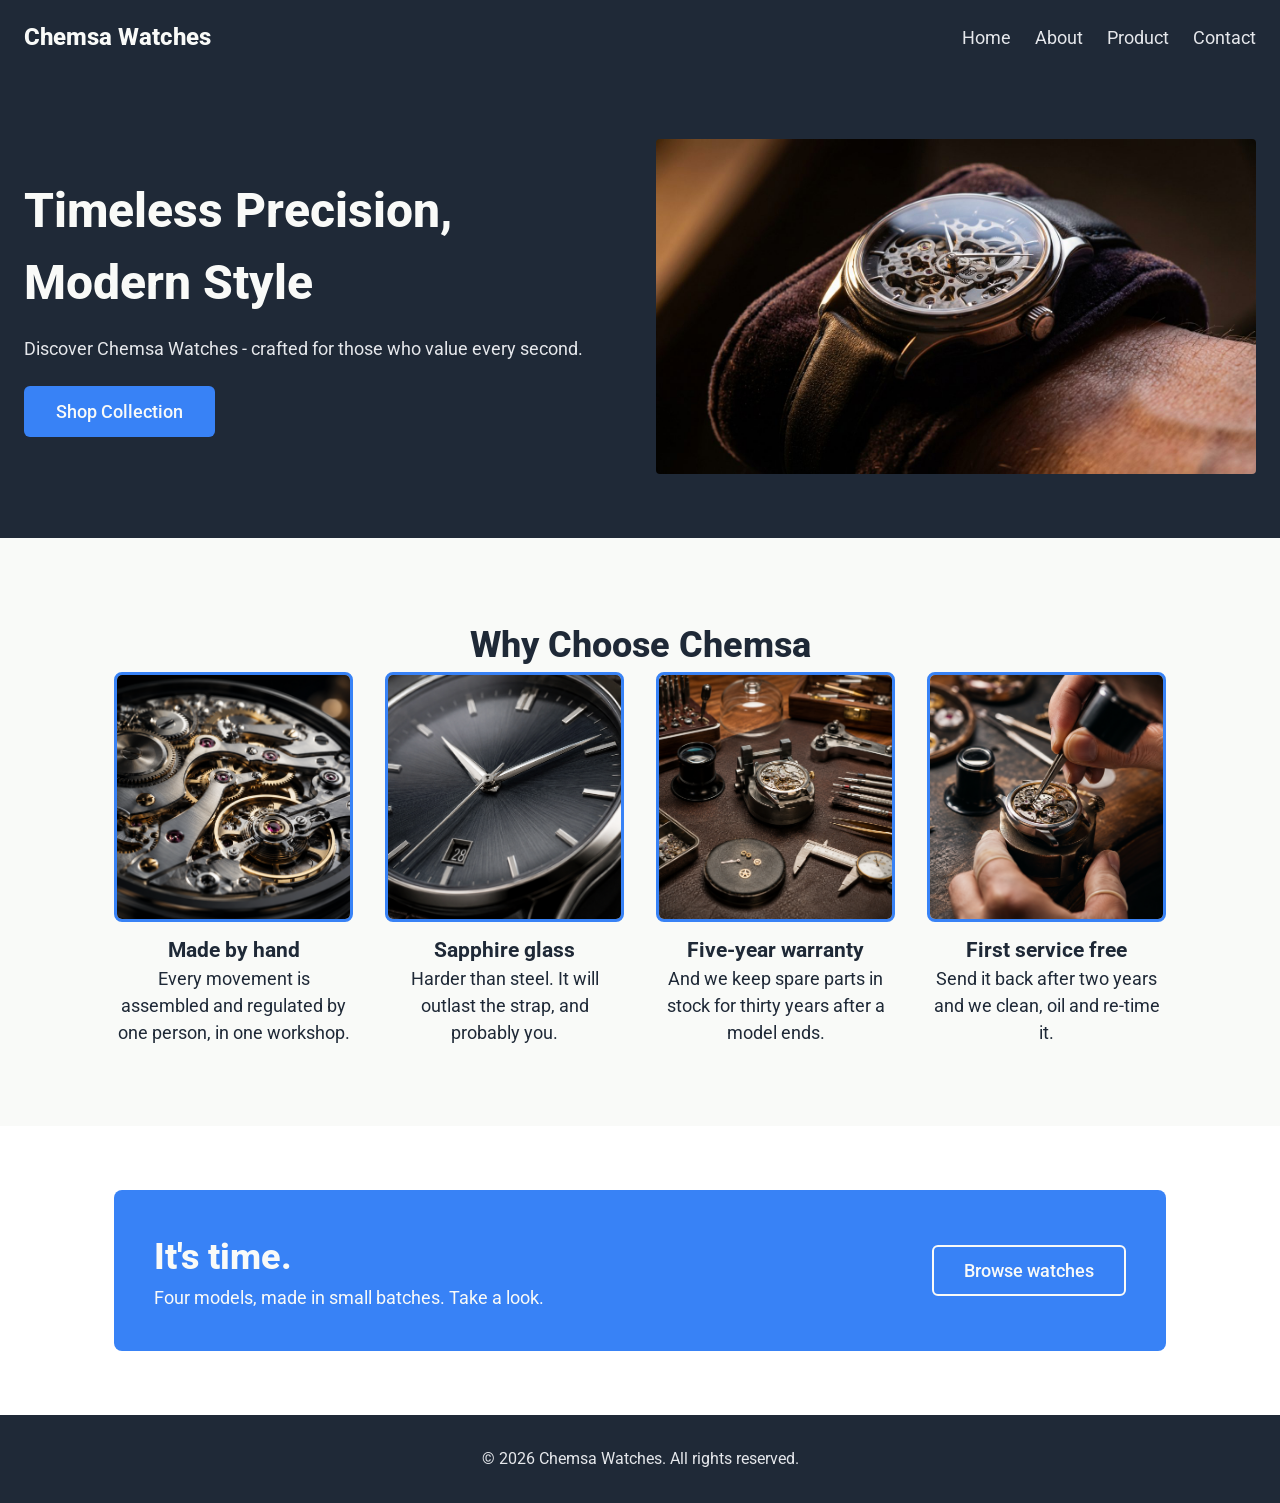
<file: index.html>
<!DOCTYPE html>
<html lang="en">
<head>
    <meta charset="UTF-8">
    <meta name="viewport" content="width=device-width, initial-scale=1.0">
    <link rel="preconnect" href="https://fonts.googleapis.com">
    <link rel="preconnect" href="https://fonts.gstatic.com" crossorigin>
    <link href="https://fonts.googleapis.com/css2?family=Roboto:ital,wght@0,100..900;1,100..900&display=swap" rel="stylesheet">

    <link rel="stylesheet" href="css/base.css">
    <link rel="stylesheet" href="css/index.css">
    <title>Chemsa Watches - Home</title>
</head>
<body>

    <header>
        <div class="header-inner">
            <h1 class="logo">Chemsa Watches</h1>

            <input type="checkbox" id="menu-toggle" class="menu-toggle">
            <label for="menu-toggle" class="burger">
                <span></span>
                <span></span>
                <span></span>
            </label>

            <nav>
                <ul>
                    <li><a href="index.html">Home</a></li>
                    <li><a href="about.html">About</a></li>
                    <li><a href="product.html">Product</a></li>
                    <li><a href="contact.html">Contact</a></li>
                </ul>
            </nav>
        </div>
    </header>

    <main>
        <section class="hero">
            <div class="hero-inner">
                <div class="hero-text">
                    <h2>Timeless Precision, Modern Style</h2>
                    <p class="subtext">Discover Chemsa Watches - crafted for those who value every second.</p>
                    <a href="product.html" class="btn">Shop Collection</a>
                </div>
                <div class="hero-image">
                    <img src="images/hero-watch.jpg" alt="Chemsa Watches signature timepiece">
                </div>
            </div>
        </section>

        <section class="features">
            <div class="container">

                <h2>Why Choose Chemsa</h2>

                <div class="feature-list">

                    <article class="feature-card">
                        <img src="images/movement.png" alt="Watch movement with visible gears">
                        <h3>Made by hand</h3>
                        <p>Every movement is assembled and regulated by one person, in one workshop.</p>
                    </article>

                    <article class="feature-card">
                        <img src="images/close-up.png" alt="Close-up of a watch face">
                        <h3>Sapphire glass</h3>
                        <p>Harder than steel. It will outlast the strap, and probably you.</p>
                    </article>

                    <article class="feature-card">
                        <img src="images/tools.png" alt="Watchmaker's tools on a bench">
                        <h3>Five-year warranty</h3>
                        <p>And we keep spare parts in stock for thirty years after a model ends.</p>
                    </article>

                    <article class="feature-card">
                        <img src="images/service.png" alt="A watch being serviced">
                        <h3>First service free</h3>
                        <p>Send it back after two years and we clean, oil and re-time it.</p>
                    </article>

                </div>
            </div>
        </section>

        <section class="quote">
            <div></div>
        </section>
        <section class="call-to-action">
            <div class="container">
                <div class="cta-inner">

                    <div class="cta-text">
                        <h2>It's time.</h2>
                        <p>Four models, made in small batches. Take a look.</p>
                    </div>

                    <a href="product.html" class="btn btn-outline">Browse watches</a>

                </div>
            </div>
        </section>
        </main>
        
    <footer>
        <p>&copy; 2026 Chemsa Watches. All rights reserved.</p>
    </footer>
</body>
</html>
</file>
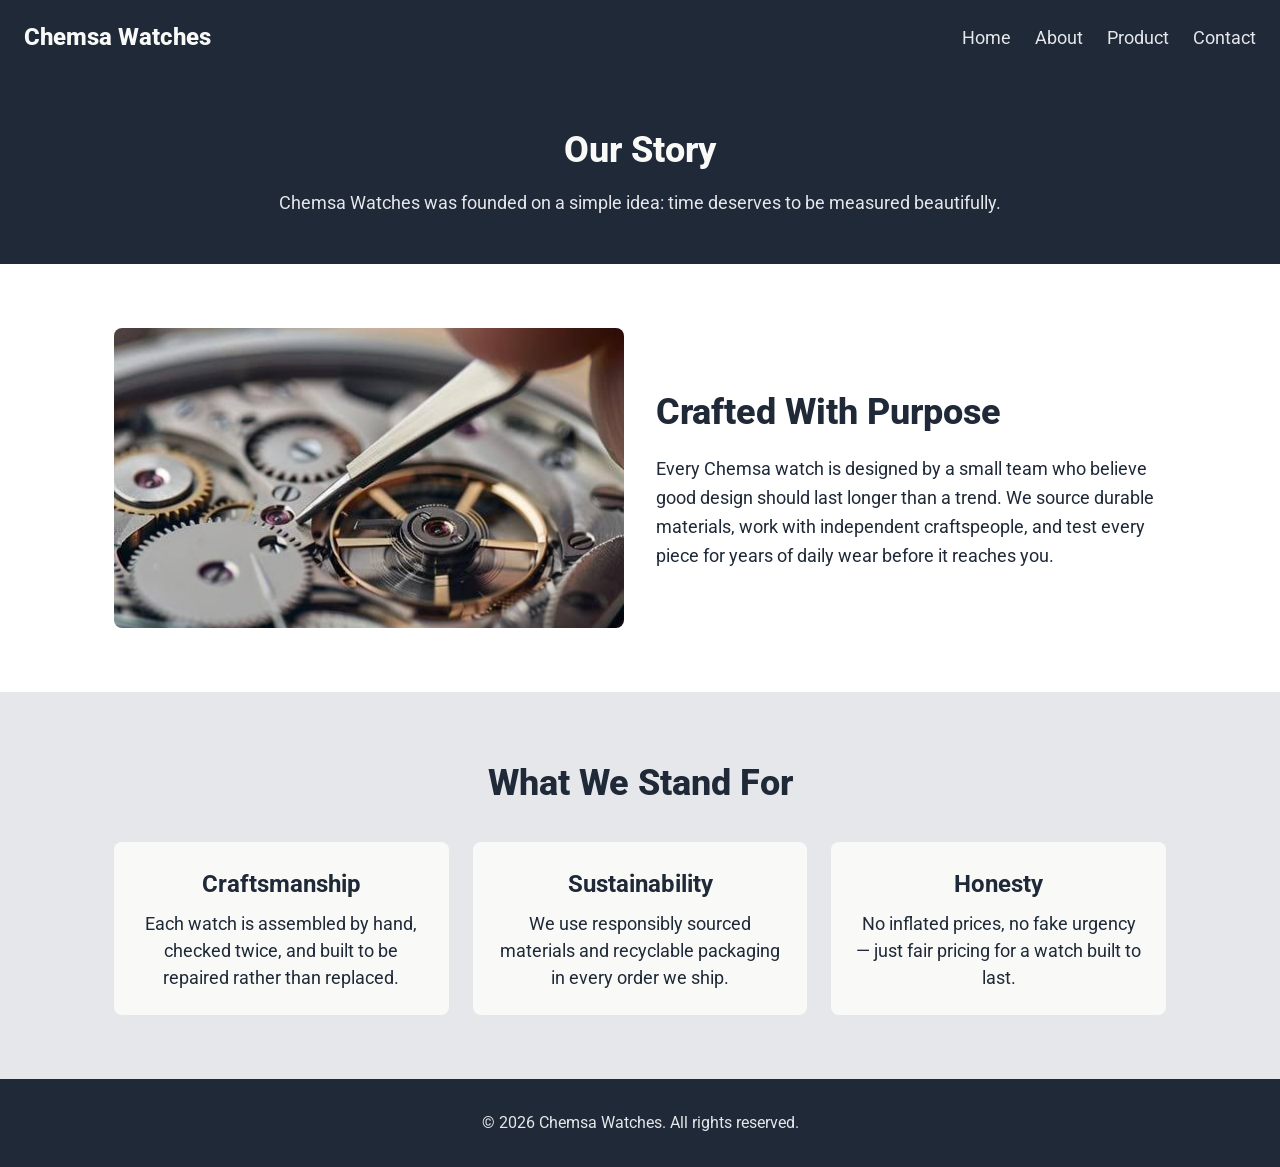
<file: about.html>
<!DOCTYPE html>
<html lang="en">
<head>
    <meta charset="UTF-8">
    <meta name="viewport" content="width=device-width, initial-scale=1.0">
    <link rel="preconnect" href="https://fonts.googleapis.com">
    <link rel="preconnect" href="https://fonts.gstatic.com" crossorigin>
    <link href="https://fonts.googleapis.com/css2?family=Roboto:ital,wght@0,100..900;1,100..900&display=swap" rel="stylesheet">

    <link rel="stylesheet" href="css/base.css">
    <link rel="stylesheet" href="css/about.css">
    <title>Chemsa Watches - About Us</title>
</head>
<body>

    <header>
        <div class="header-inner">
            <h1 class="logo">Chemsa Watches</h1>

            <input type="checkbox" id="menu-toggle" class="menu-toggle">
            <label for="menu-toggle" class="burger">
                <span></span>
                <span></span>
                <span></span>
            </label>

            <nav>
                <ul>
                    <li><a href="index.html">Home</a></li>
                    <li><a href="about.html">About</a></li>
                    <li><a href="product.html">Product</a></li>
                    <li><a href="contact.html">Contact</a></li>
                </ul>
            </nav>
        </div>
    </header>

    <main>
        <section class="page-intro">
            <div class="container">
                <h2>Our Story</h2>
                <p class="subtext">Chemsa Watches was founded on a simple idea: time deserves to be measured beautifully.</p>
            </div>
        </section>

        <section class="mission">
            <div class="container mission-inner">
                <div class="mission-image">
                    <img src="images/about-mission.jpg" alt="Chemsa watchmaker assembling a timepiece">
                </div>
                <div class="mission-text">
                    <h2>Crafted With Purpose</h2>
                    <p>Every Chemsa watch is designed by a small team who believe good design should last longer than a trend. We source durable materials, work with independent craftspeople, and test every piece for years of daily wear before it reaches you.</p>
                </div>
            </div>
        </section>

        <section class="values">
            <div class="container">
                <h2>What We Stand For</h2>
                <div class="values-list">
                    <article>
                        <h3>Craftsmanship</h3>
                        <p>Each watch is assembled by hand, checked twice, and built to be repaired rather than replaced.</p>
                    </article>
                    <article>
                        <h3>Sustainability</h3>
                        <p>We use responsibly sourced materials and recyclable packaging in every order we ship.</p>
                    </article>
                    <article>
                        <h3>Honesty</h3>
                        <p>No inflated prices, no fake urgency — just fair pricing for a watch built to last.</p>
                    </article>
                </div>
            </div>
        </section>
    </main>
        <footer>
        <p>&copy; 2026 Chemsa Watches. All rights reserved.</p>
    </footer>
</body>
</html>
</file>
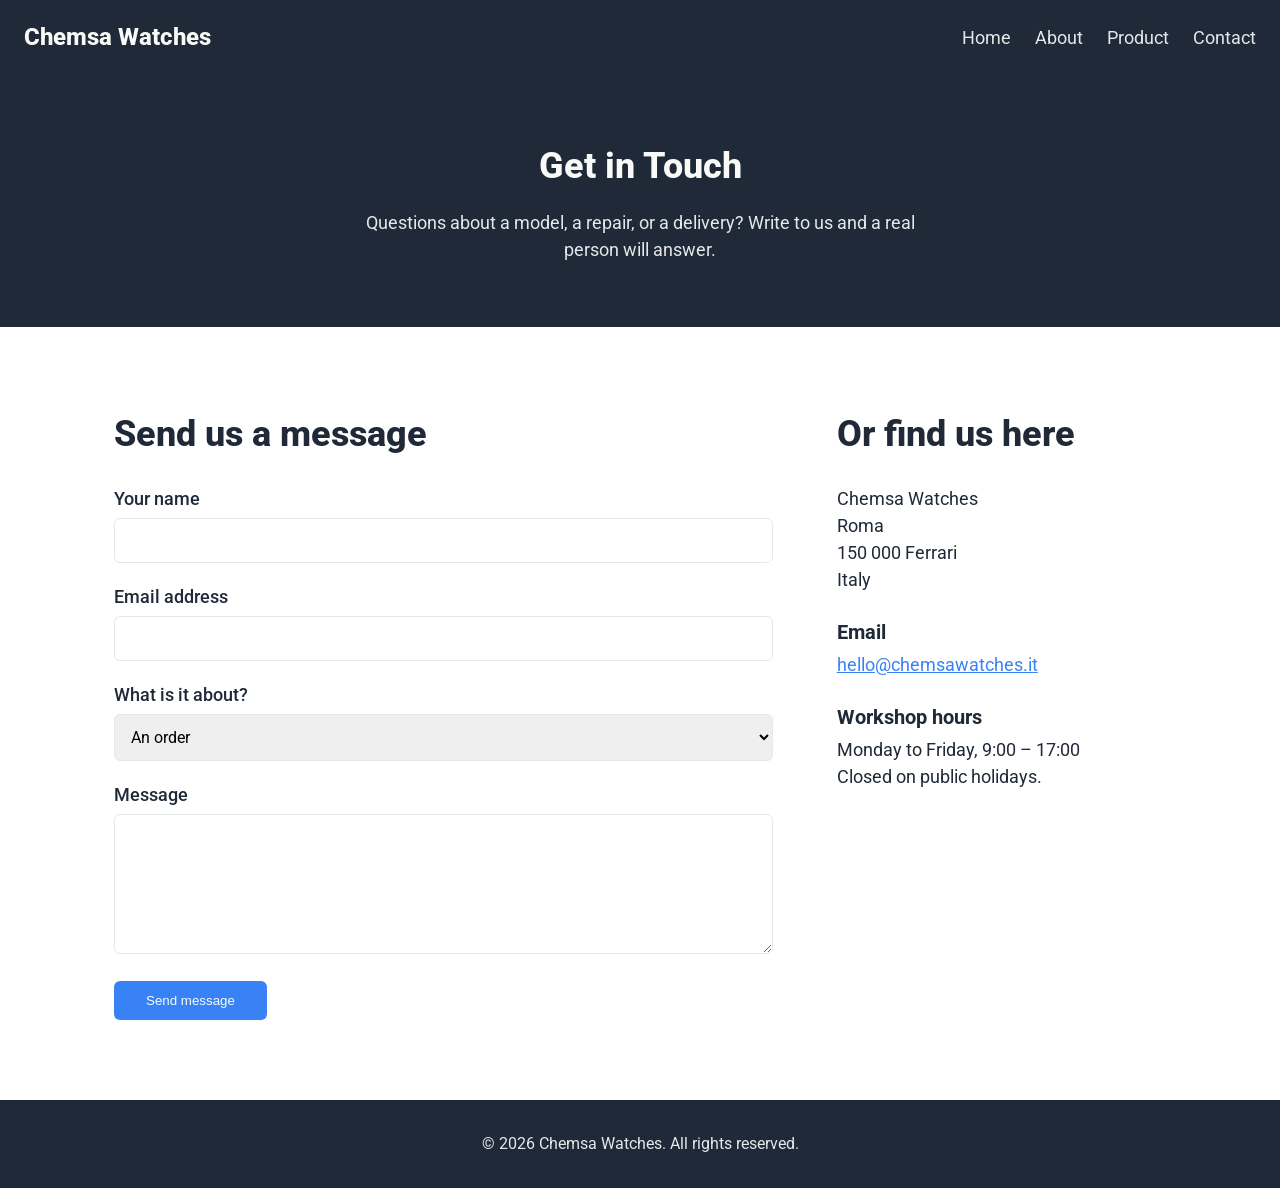
<file: contact.html>
<!DOCTYPE html>
<html lang="en">
<head>
    <meta charset="UTF-8">
    <meta name="viewport" content="width=device-width, initial-scale=1.0">
    <link rel="preconnect" href="https://fonts.googleapis.com">
    <link rel="preconnect" href="https://fonts.gstatic.com" crossorigin>
    <link href="https://fonts.googleapis.com/css2?family=Roboto:ital,wght@0,100..900;1,100..900&amp;display=swap" rel="stylesheet">

    <link rel="stylesheet" href="css/base.css">
    <link rel="stylesheet" href="css/contact.css">
    <title>Chemsa Watches — Contact</title>
</head>
<body>

    <header>
        <div class="header-inner">
            <h1 class="logo">Chemsa Watches</h1>

            <input type="checkbox" id="menu-toggle" class="menu-toggle">
            <label for="menu-toggle" class="burger">
                <span></span>
                <span></span>
                <span></span>
            </label>

            <nav>
                <ul>
                    <li><a href="index.html">Home</a></li>
                    <li><a href="about.html">About</a></li>
                    <li><a href="product.html">Product</a></li>
                    <li><a href="contact.html">Contact</a></li>
                </ul>
            </nav>
        </div>
    </header>

    <main>
        <section class="page-intro">
            <div class="container">
                <h2>Get in Touch</h2>
                <p class="subtext">Questions about a model, a repair, or a delivery? Write to us and a real person will answer.</p>
            </div>
        </section>
        <section class="contact">
            <div class="container contact-inner">

                <div class="contact-form">
                    <h2>Send us a message</h2>

                    <form action="#" method="post">

                        <p class="field">
                            <label for="name">Your name</label>
                            <input type="text" id="name" name="name" required>
                        </p>

                        <p class="field">
                            <label for="email">Email address</label>
                            <input type="email" id="email" name="email" required>
                        </p>

                        <p class="field">
                            <label for="subject">What is it about?</label>
                            <select id="subject" name="subject">
                                <option value="order">An order</option>
                                <option value="repair">A repair or service</option>
                                <option value="other">Something else</option>
                            </select>
                        </p>

                        <p class="field">
                            <label for="message">Message</label>
                            <textarea id="message" name="message" rows="6" required></textarea>
                        </p>

                        <button type="submit" class="btn">Send message</button>

                    </form>
                </div>

                <div class="contact-details">
                    <h2>Or find us here</h2>
                    <address>
                        Chemsa Watches<br>
                        Roma<br>
                        150 000 Ferrari<br>
                        Italy
                    </address>

                    <h3>Email</h3>
                    <p><a href="mailto:hello@chemsawatches.cz">hello@chemsawatches.it</a></p>

                    <h3>Workshop hours</h3>
                    <p>Monday to Friday, 9:00 – 17:00<br>
                       Closed on public holidays.</p>
                </div>

            </div>
        </section>

    </main>

    <footer>
        <p>&copy; 2026 Chemsa Watches. All rights reserved.</p>
    </footer>

</body>
</html>
</file>
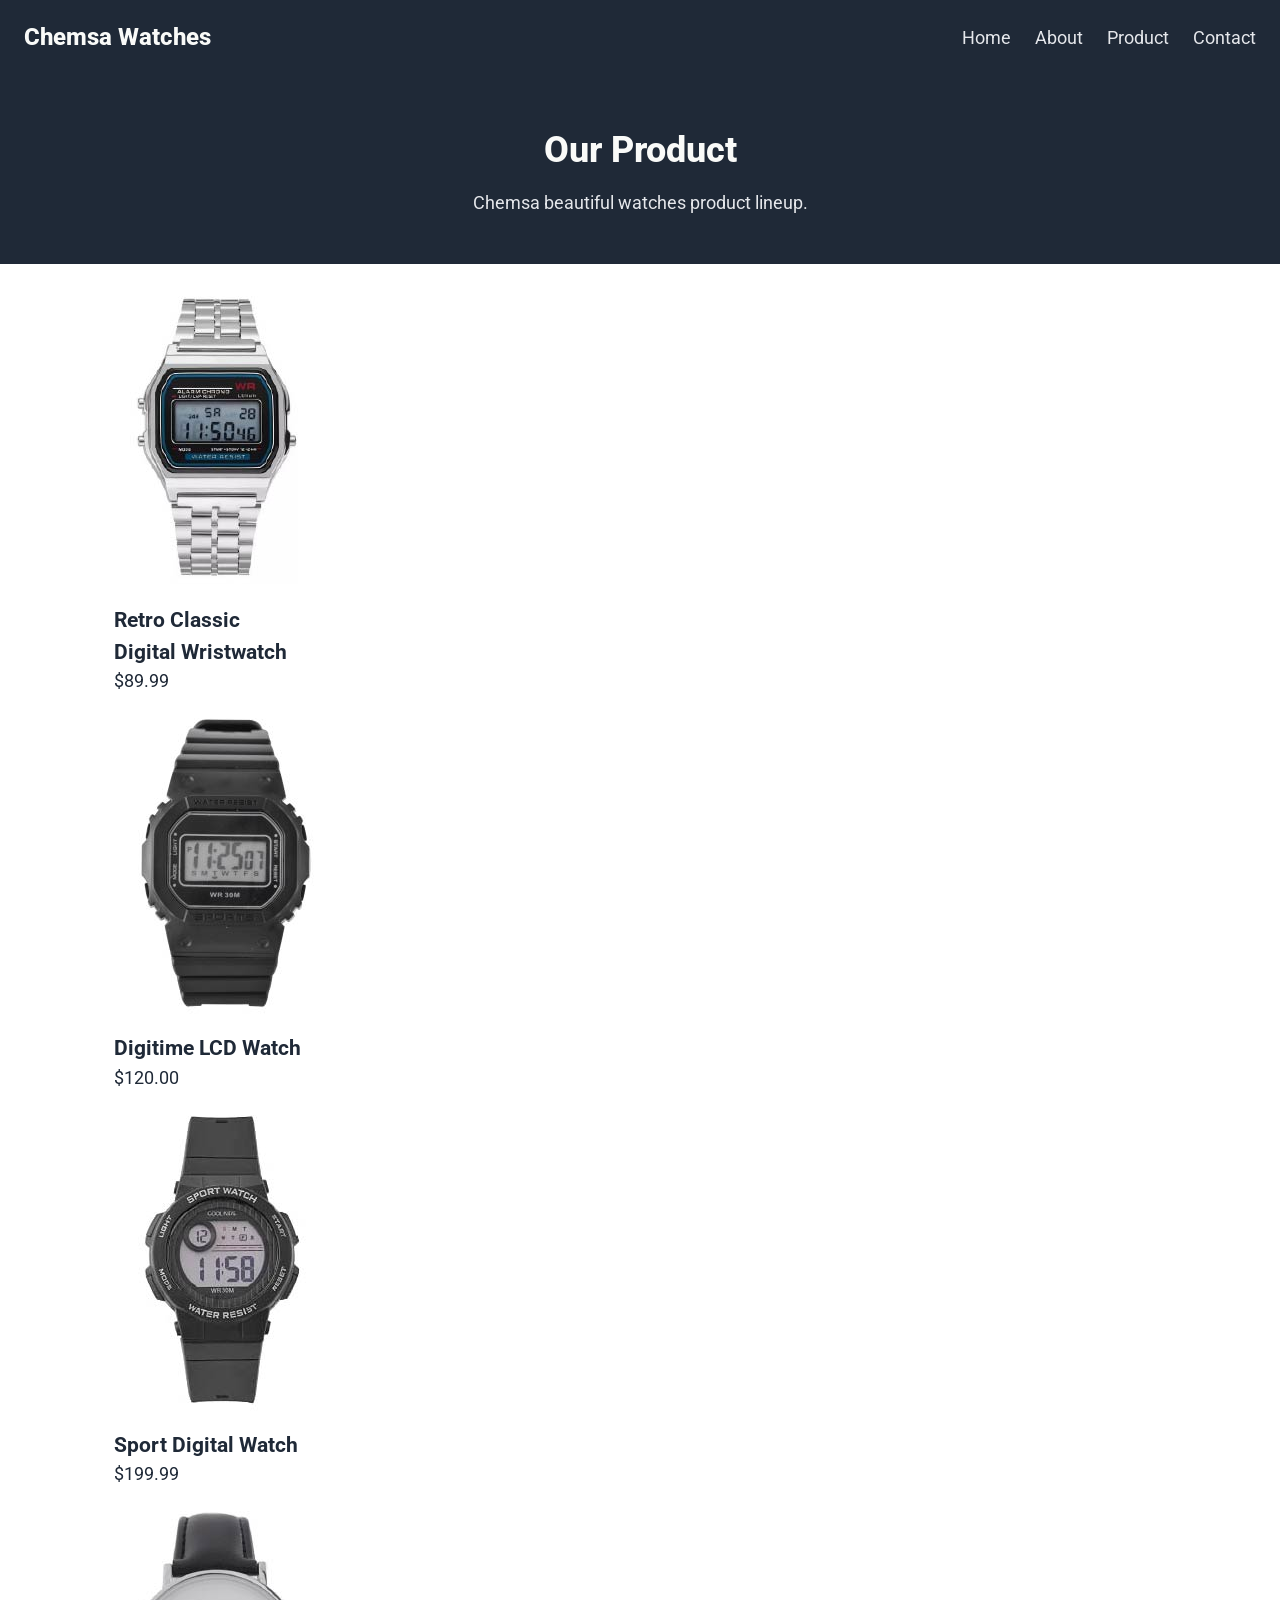
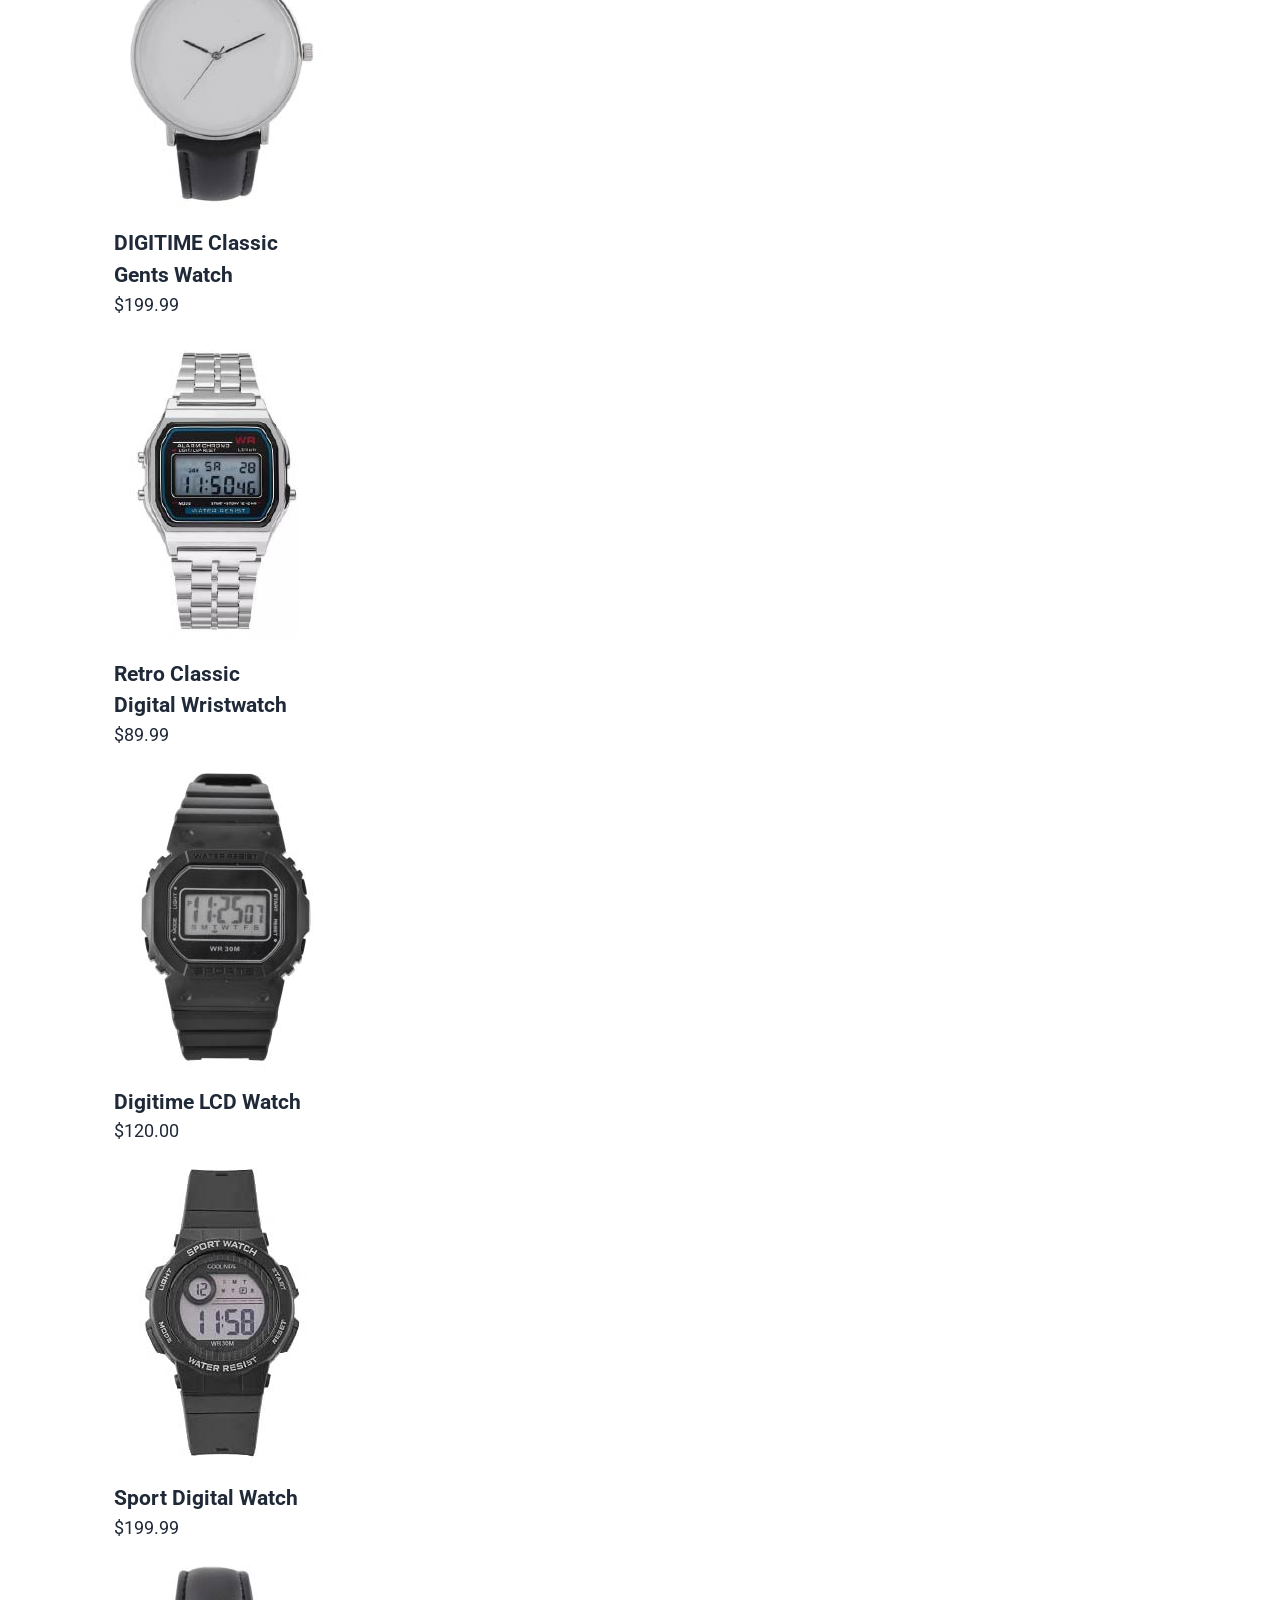
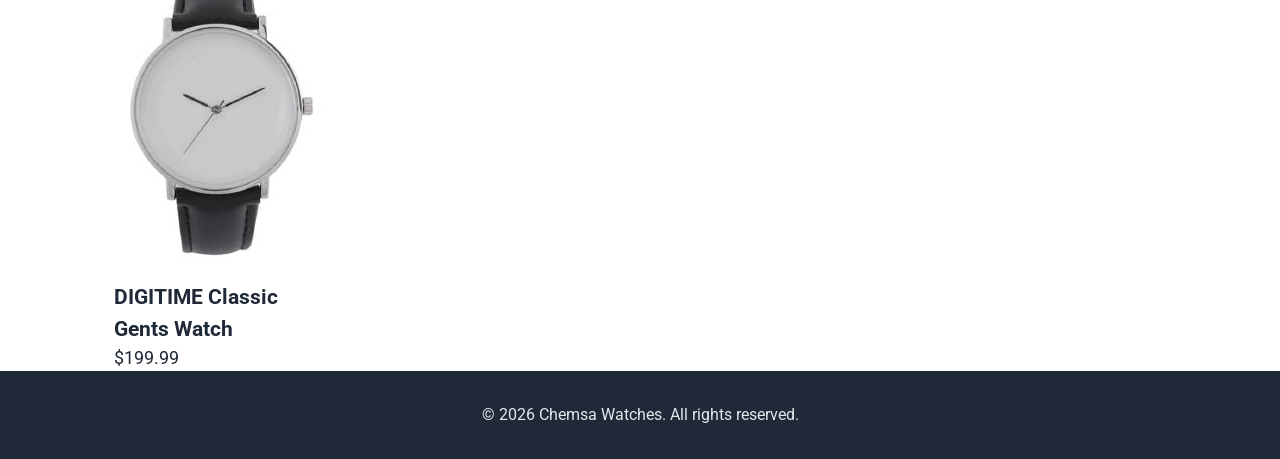
<file: product.html>
<!DOCTYPE html>
<html lang="en">
<head>
    <meta charset="UTF-8">
    <meta name="viewport" content="width=device-width, initial-scale=1.0">
    <link rel="preconnect" href="https://fonts.googleapis.com">
    <link rel="preconnect" href="https://fonts.gstatic.com" crossorigin>
    <link href="https://fonts.googleapis.com/css2?family=Roboto:ital,wght@0,100..900;1,100..900&display=swap" rel="stylesheet">

    <link rel="stylesheet" href="css/base.css">
    <link rel="stylesheet" href="css/about.css">
    <title>Chemsa Watches - Product</title>
</head>
<body>
    <header>
        <div class="header-inner">
            <h1 class="logo">Chemsa Watches</h1>

            <input type="checkbox" id="menu-toggle" class="menu-toggle">
            <label for="menu-toggle" class="burger">
                <span></span>
                <span></span>
                <span></span>
            </label>

            <nav>
                <ul>
                    <li><a href="index.html">Home</a></li>
                    <li><a href="about.html">About</a></li>
                    <li><a href="product.html">Product</a></li>
                    <li><a href="contact.html">Contact</a></li>
                </ul>
            </nav>
        </div>
    </header>
    <main>
        <section class="page-intro">
            <div class="container">
                <h2>Our Product</h2>
                <p class="subtext">Chemsa beautiful watches product lineup.</p>
            </div>
        </section>

         <!-- Main Container for the Product Grid -->

         <section class="Product">
  
            <div class="product-list">
                <div class="container">

                    <!-- Product Card 1 -->
                    <div class="product-card">
                        <div class="product-image">
                            <img src="images/retroclassicdesign.jpg" alt="Retro Classic Design Steel Digital Wristwatch">
                        </div>
                        <div class="product-info">
                            <h3 class="product-name">Retro Classic <br> Digital Wristwatch</h3>
                            <p class="product-price">$89.99</p>
                        </div>
                    </div>

                    <!-- Product Card 2 -->
                    <div class="product-card">
                        <div class="product-image">
                            <img src="images/digitimesuttenLCDwatch.jpg" alt="LCD watch">
                        </div>
                        <div class="product-info">
                            <h3 class="product-name">Digitime LCD Watch</h3>
                            <p class="product-price">$120.00</p>
                        </div>
                    </div>

                    <!-- Product Card 3 -->
                    <div class="product-card">
                        <div class="product-image">
                            <img src="images/kidssportdigital.jpg" alt="Kids Sport Digital watch">
                        </div>
                        <div class="product-info">
                            <h3 class="product-name">Sport Digital Watch</h3>
                            <p class="product-price">$199.99</p>
                        </div>
                    </div>

                    <!-- Product Card 4 -->
                    <div class="product-card">
                        <div class="product-image">
                            <img src="images/digitimeclassic.jpg" alt="Classic Leatherette Gents Watch">
                        </div>
                        <div class="product-info">
                            <h3 class="product-name">DIGITIME Classic <br> Gents Watch</h3>
                            <p class="product-price">$199.99</p>
                        </div>
                    </div>

                    <!-- Product Card 5 -->
                    <div class="product-card">
                        <div class="product-image">
                            <img src="images/retroclassicdesign.jpg" alt="Retro Classic Design Steel Digital Wristwatch">
                        </div>
                        <div class="product-info">
                            <h3 class="product-name">Retro Classic <br> Digital Wristwatch</h3>
                            <p class="product-price">$89.99</p>
                        </div>
                    </div>

                    <!-- Product Card 6 -->
                    <div class="product-card">
                        <div class="product-image">
                            <img src="images/digitimesuttenLCDwatch.jpg" alt="LCD watch">
                        </div>
                        <div class="product-info">
                            <h3 class="product-name">Digitime LCD Watch</h3>
                            <p class="product-price">$120.00</p>
                        </div>
                    </div>

                    <!-- Product Card 7 -->
                    <div class="product-card">
                        <div class="product-image">
                            <img src="images/kidssportdigital.jpg" alt="Kids Sport Digital watch">
                        </div>
                        <div class="product-info">
                            <h3 class="product-name">Sport Digital Watch</h3>
                            <p class="product-price">$199.99</p>
                        </div>
                    </div>

                    <!-- Product Card 8 -->
                    <div class="product-card">
                        <div class="product-image">
                            <img src="images/digitimeclassic.jpg" alt="Classic Leatherette Gents Watch">
                        </div>
                        <div class="product-info">
                            <h3 class="product-name">DIGITIME Classic <br> Gents Watch</h3>
                            <p class="product-price">$199.99</p>
                        </div>
                    </div>

                </div>
            </div>

        </section>

    </main>
        <footer>
        <p>&copy; 2026 Chemsa Watches. All rights reserved.</p>
    </footer>
</body>
</html>
</file>
<file: css/base.css>
/* 
   base.css
   Reset, colour variables, typography, and the width container. 
   Changing anything in this file is a group decision.
*/



/* Reset */

* {
  margin: 0;
  padding: 0;
  box-sizing: border-box;
}


/* Variables */
/* The client's palette. */

:root {
  --dark:  #1F2937;   /* hero and footer background */
  --light: #F9FAF8;   /* hero main text            */
  --grey:  #E5E7EB;   /* secondary text, quote section background  */
  --blue:  #3882F6;   /* buttons, CTA background   */
}


/* Typography */
/* Roboto is imported in the <head> of each page, before this file. */

/* font goes on body and inherits down to everything */
body {
  font-family: "Roboto", sans-serif;
  font-size: 18px;
  line-height: 1.5;
  color: var(--dark);
}

h1 { 
  font-size: 48px; 
  font-weight: 800; 
  line-height: 1.1; 
}

h2 { 
  font-size: 36px; 
  font-weight: 800; 
}


/* Images */
/* Every content image should be stopped from overflowing its container: */
img { 
  max-width: 100%;
  height: auto;
  display: block;
}


/* The Width Container */
/* Every band's background is full width; its content sits inside this. */

.container {
 max-width: 1100px; 
 margin: 0 auto; 
 padding: 0 24px; 
}

/* Header */
header {
  background-color: var(--dark);
  padding: 24px 0;
  position: sticky;
  top: 0;
  z-index: 100;
}

.header-inner {
  display: flex;
  align-items: center;
  justify-content: space-between;
  padding: 0 24px;
}

.logo {
  font-size: 24px;
  font-weight: 800;
  color: var(--light);
}

header nav ul {
  display: flex;
  list-style: none;
  gap: 24px;
}

header nav a {
  font-size: 18px;
  color: var(--grey);
  text-decoration: none;
}
/* Burger menu (hidden checkbox drives it) */
.menu-toggle {
  display: none;
}

.burger {
  display: none;
  flex-direction: column;
  gap: 5px;
  cursor: pointer;
}

.burger span {
  width: 28px;
  height: 3px;
  background-color: var(--light);
  border-radius: 2px;
}

footer {
  background-color: var(--dark); 
  color: var(--grey);
  padding: 32px 24px;              /* 32px top/bottom, 24px left/right so
                                      nothing touches the screen edge */
  text-align: center;              
  font-size: 16px;                 
}
 
/* The footer nav: links in one centred row. */
footer nav ul {
  display: flex;
  justify-content: center;
  list-style: none;          /* kills the bullet points */
  gap: 24px;                 
  margin-bottom: 16px;       
}
 
footer nav a {
  color: var(--grey);
  text-decoration: none;     /* no underline */
}
/* The filled blue button. */
.btn {
  display: inline-block;      
  padding: 12px 32px;         /* 12px top/bottom, 32px left/right */
  background-color: var(--blue);
  color: var(--light);
  border-radius: 6px;
  font-weight: 500;
  text-decoration: none;      /* kills the default underline */
}

.btn-outline {
  background-color: transparent;
  border: 2px solid var(--light);
  padding: 10px 30px;         /* 2px less each side, so the border doesn't make this button bigger than the filled one */
}
@media (max-width: 768px) {
  .header-inner {
    flex-direction: row;
    justify-content: space-between;
    position: relative;
  }

  .burger {
    display: flex;
  }

  header nav ul {
    display: none;
    flex-direction: column;
    position: absolute;
    top: 100%;
    left: 0;
    width: 100%;
    background-color: var(--dark);
    padding: 16px 0;
    gap: 12px;
  }

  .menu-toggle:checked ~ nav ul {
    display: flex;
  }

  footer nav ul {
    flex-direction: column;
    gap: 12px;
  }
}
</file>
<file: css/index.css>
/* Hero Section */
.hero {
  background-color: var(--dark);
  padding: 64px 0;
}

.hero-inner {
  display: flex;
  align-items: center;
  justify-content: space-between;
  gap: 32px;
  padding: 0 24px;
}

.hero-text {
  flex: 1;
}

.hero-text h2 {
  font-size: 48px;
  font-weight: 800;
  color: var(--light);
  margin-bottom: 16px;
}

.hero-text .subtext {
  font-size: 18px;
  color: var(--grey);
  margin-bottom: 24px;
}

.hero-text .btn {
  display: inline-block;
  padding: 12px 32px;
  background-color: var(--blue);
  color: var(--light);
  border-radius: 6px;
  font-size: 18px;
  font-weight: 500;
  text-decoration: none;
}

.hero-image {
  flex: 1;
}

.hero-image img {
  width: 100%;
  min-height: 260px;
  object-fit: cover;
  background-color: var(--grey);
  border-radius: 4px;
  display: block;
}

/* Features and CTA Section */

/* space above and below your cards */
.features {
  background-color: var(--light);
  padding: 80px 0;
  text-align: center;
}

/* the four cards jump side by side */
.feature-list {
  display: flex;
  gap: 32px;
  align-items: flex-start;
}

/* all four exactly the same width */
.feature-card {
  flex: 1;
}

/* the images */

.feature-card img {
  width: 100%;
  height: 250px;
  object-fit: cover;
  border-radius: 8px;
  border: 3px solid var(--blue);
  margin-bottom: 12px;
}

/* CTA, blue box, text left, button right, not touching the screen edges */

.call-to-action { padding: 64px 0; }

.cta-inner {
  background-color: var(--blue);
  color: var(--light);
  border-radius: 8px;
  padding: 40px;
  display: flex;
  justify-content: space-between;
  align-items: center;
  gap: 32px;
}

/* For mobile devices */

@media (max-width: 768px) {

  .hero-inner {
    flex-direction: column;
    text-align: center;
  }
  .feature-list {
    flex-direction: column;
  }

  .feature-card img {
    height: 200px;
  }

  .cta-inner {
    flex-direction: column;
    text-align: center;
  }

}
@media (max-width: 375px) {
  .hero-text h2 {
    font-size: 32px;
  }

  .features {
    padding: 48px 0;
  }

  .call-to-action {
    padding: 40px 0;
  }
}
</file>
<file: css/about.css>
/* Page intro */
.page-intro {
  background-color: var(--dark);
  padding: 48px 0;
  text-align: center;
}

.page-intro h2 {
  font-size: 36px;
  font-weight: 800;
  color: var(--light);
  margin-bottom: 12px;
}

.page-intro .subtext {
  font-size: 18px;
  color: var(--grey);
}

/* Mission section */
.mission {
  padding: 64px 0;
}

.mission-inner {
  display: flex;
  align-items: center;
  gap: 32px;
}

.mission-image,
.mission-text {
  flex: 1;
}

.mission-image img {
  width: 100%;
  height: 300px;
  object-fit: cover;
  border-radius: 8px;
  display: block;
}

.mission-text h2 {
  font-size: 36px;
  font-weight: 800;
  margin-bottom: 16px;
}

.mission-text p {
  font-size: 18px;
  line-height: 1.6;
}

/* Values section */
.values {
  background-color: var(--grey);
  padding: 64px 0;
  text-align: center;
}

.values h2 {
  font-size: 36px;
  font-weight: 800;
  margin-bottom: 32px;
}

.values-list {
  display: flex;
  gap: 24px;
}

.values-list article {
  flex: 1;
  background-color: var(--light);
  padding: 24px;
  border-radius: 8px;
}

.values-list h3 {
  font-size: 24px;
  font-weight: 700;
  margin-bottom: 8px;
}

.values-list p {
  font-size: 18px;
  line-height: 1.5;
}

/* Stack on smaller screens */
@media (max-width: 768px) {
  .mission-inner {
    flex-direction: column;
    text-align: center;
  }

  .values-list {
    flex-direction: column;
  }
}
</file>
<file: css/contact.css>
/* CSS for Contacts page */

.page-intro {
  background-color: var(--dark);
  padding: 64px 0;
  text-align: center;
}
 
.page-intro h2 {
  color: var(--light);
  margin-bottom: 16px;
}
 
.page-intro .subtext {
  color: var(--grey);
  max-width: 600px;      /* stops a long sentence spanning the full width */
  margin: 0 auto;        
}

 
.contact {
  padding: 80px 0;
}

.contact-inner {
  display: flex;
  align-items: flex-start;   /* both columns start at the top, without this
                                the short right column would stretch to match
                                the tall form */
  gap: 64px;                 /* space between the two columns only */
}
 
/* flex: 2 vs flex: 1 = the form gets twice the leftover space.
   A form needs the room; a list of details doesn't. */
.contact-form {
  flex: 2;
}
 
.contact-details {
  flex: 1;
}
 
.contact-form h2,
.contact-details h2 {
  margin-bottom: 24px;
}

.field {
  margin-bottom: 20px;
}

.field label {
  display: block;
  margin-bottom: 6px;
  font-weight: 500;
}
 
/* All three control types get the same look, so the form lines up. */
.field input,
.field select,
.field textarea {
  width: 100%;              /* fill the column */
  padding: 12px;
  border: 1px solid var(--grey);
  border-radius: 6px;
  font-family: inherit;
  font-size: 16px;
}
 
.field textarea {
  resize: vertical;
}
 
.contact-form .btn {
  border: none;
  cursor: pointer;
}
 
.contact-details address {
  font-style: normal;
  margin-bottom: 24px;
}
 
.contact-details h3 {
  font-size: 20px;
  margin-bottom: 4px;
}
 
/* Space between each block */
.contact-details p {
  margin-bottom: 24px;
}
 
.contact-details a {
  color: var(--blue);
}

@media (max-width: 768px) {

  .contact-inner {
    flex-direction: column;  
    gap: 48px;
  }
 
  /* The collapse trap again: in a column, flex: 2 / flex: 1 would try to
     share a height that doesn't exist. flex: 1 1 auto = size to content. */
  .contact-form,
  .contact-details {
    flex: 1 1 auto;
  }
 
  .page-intro,
  .contact {
    padding: 48px 0;
  }
}
</file>
